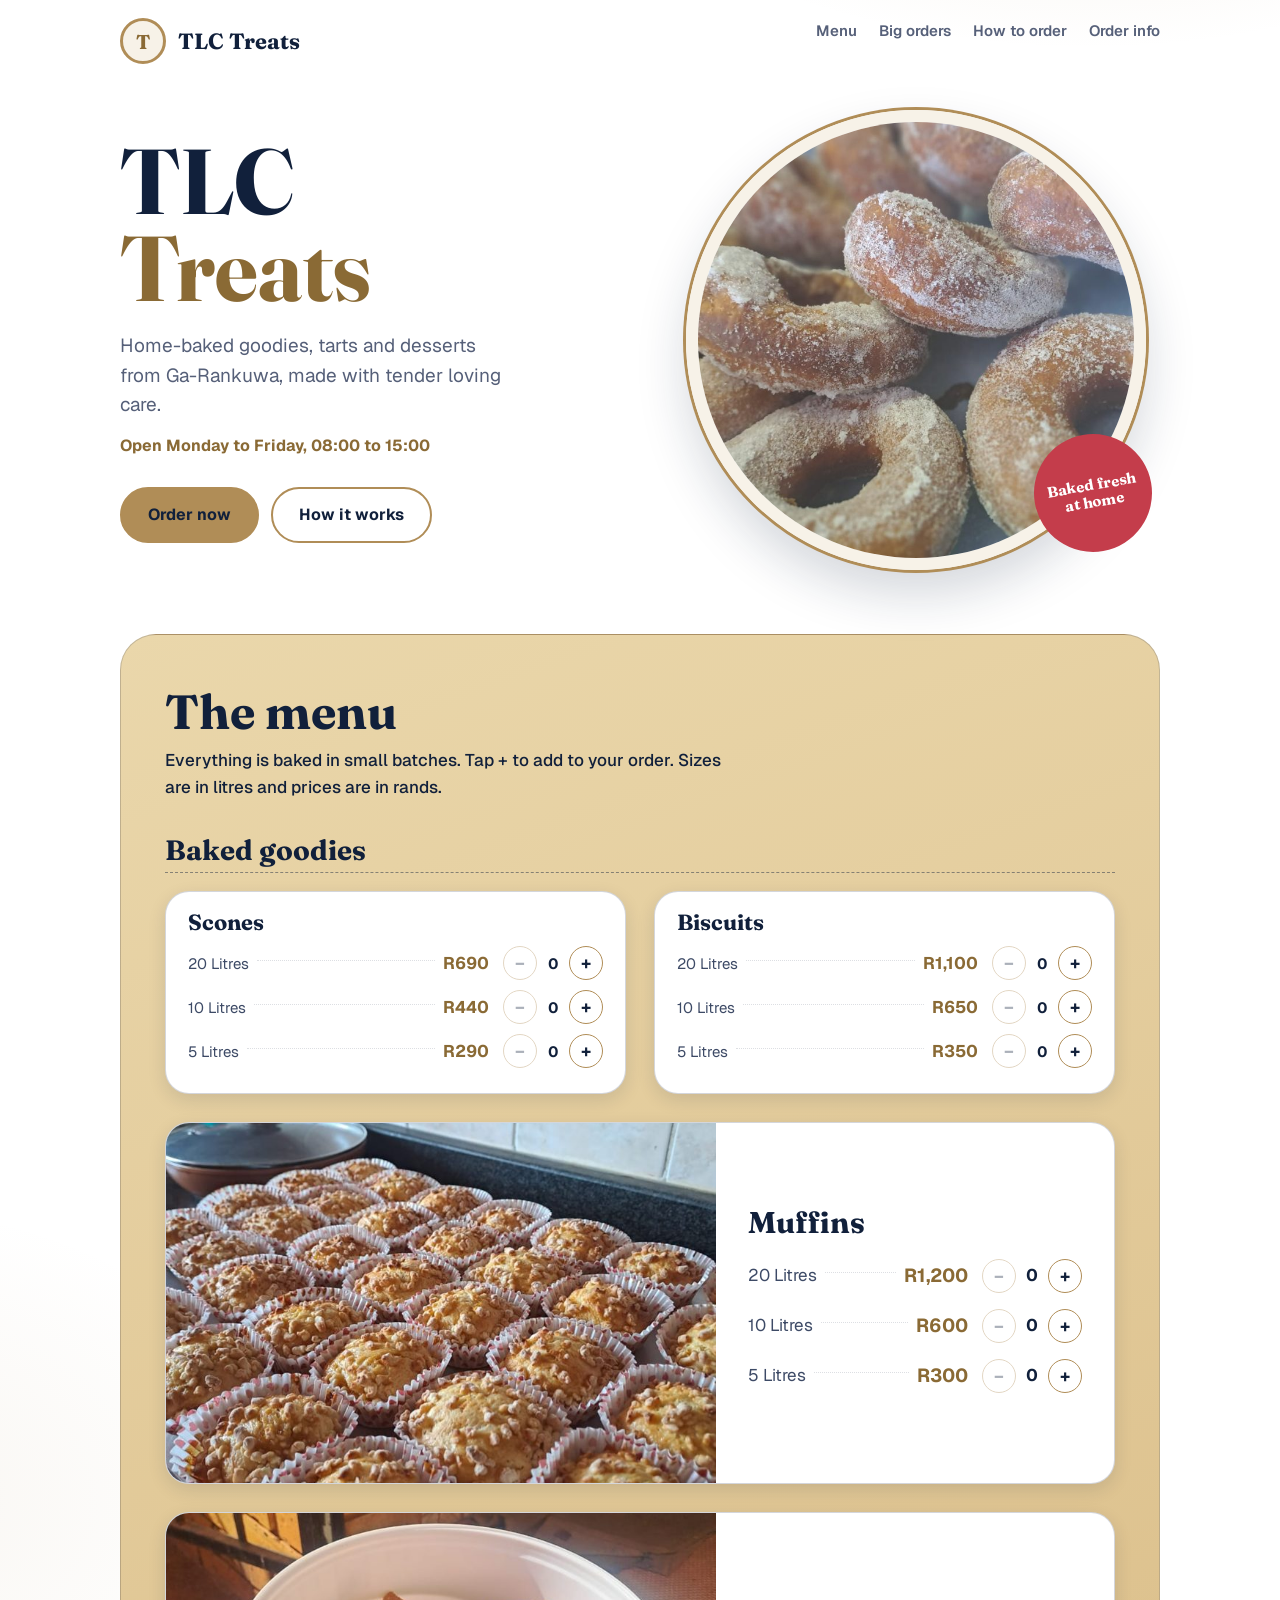
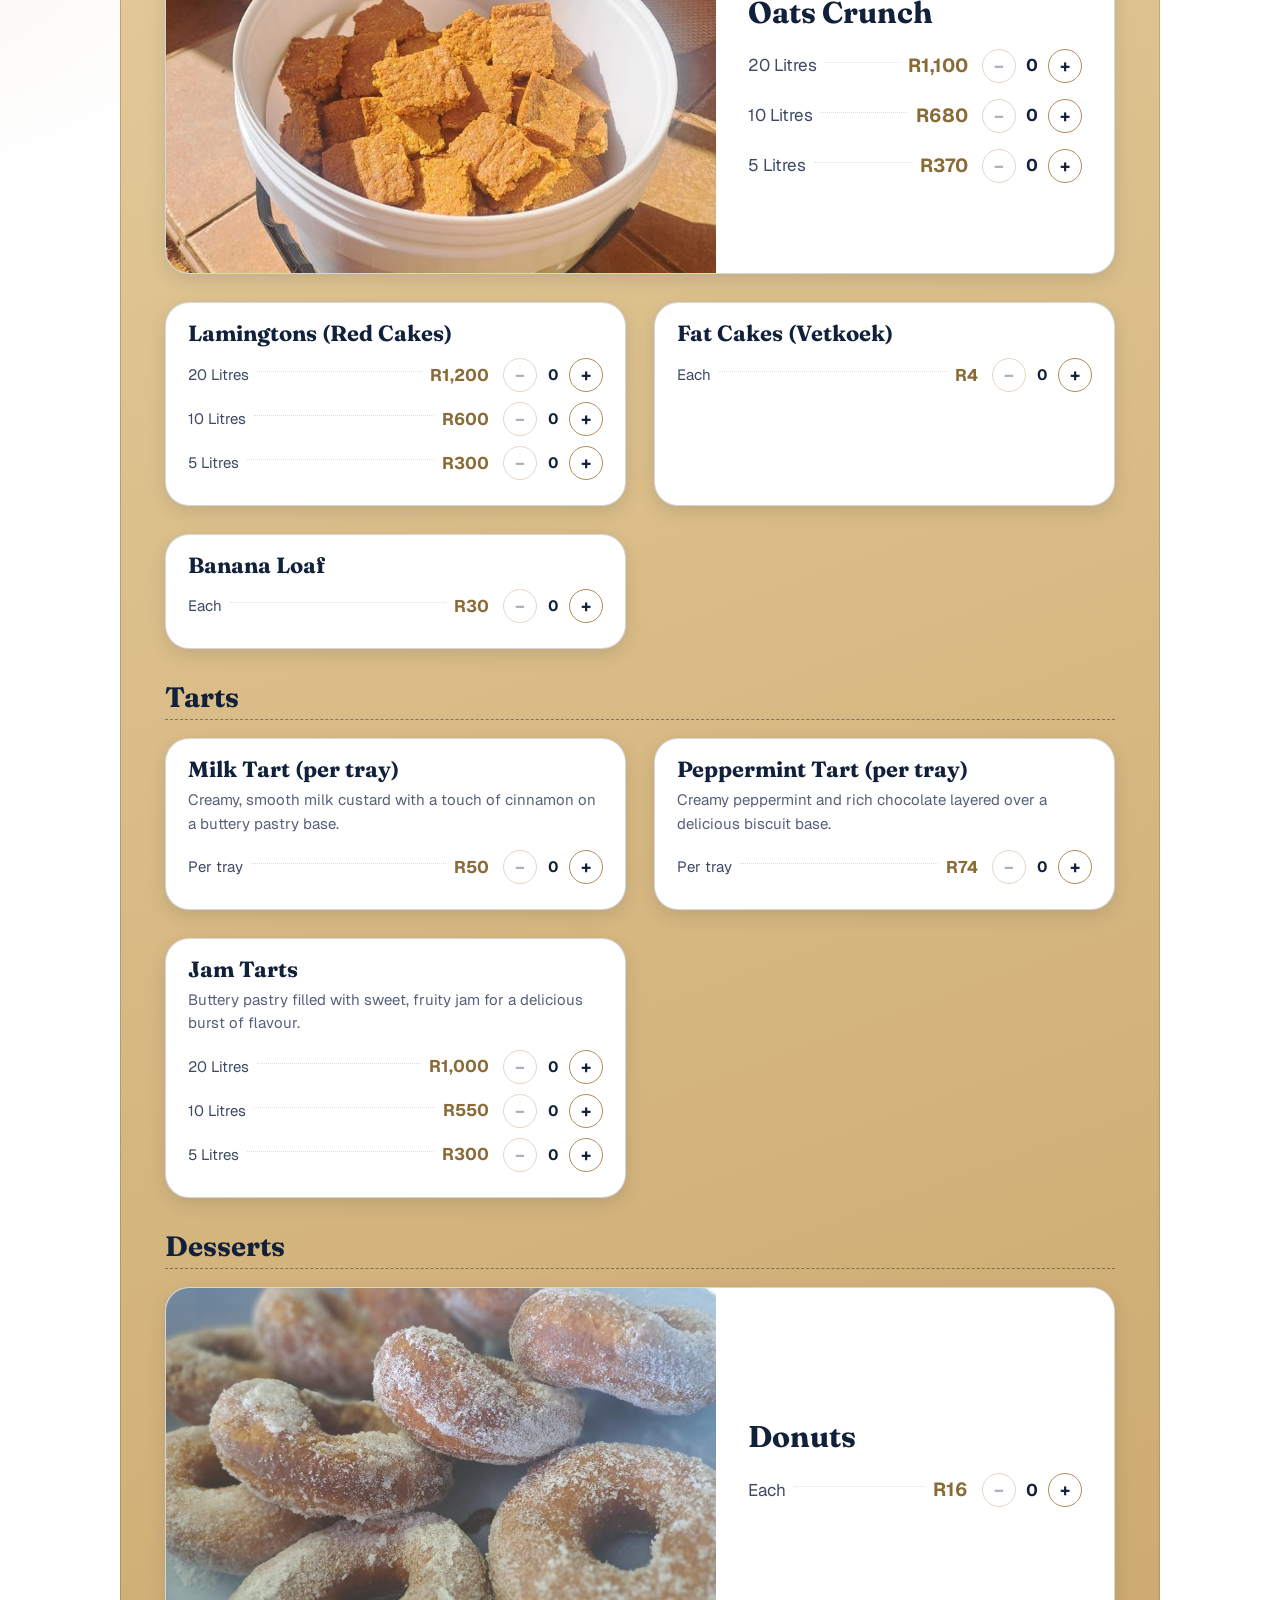
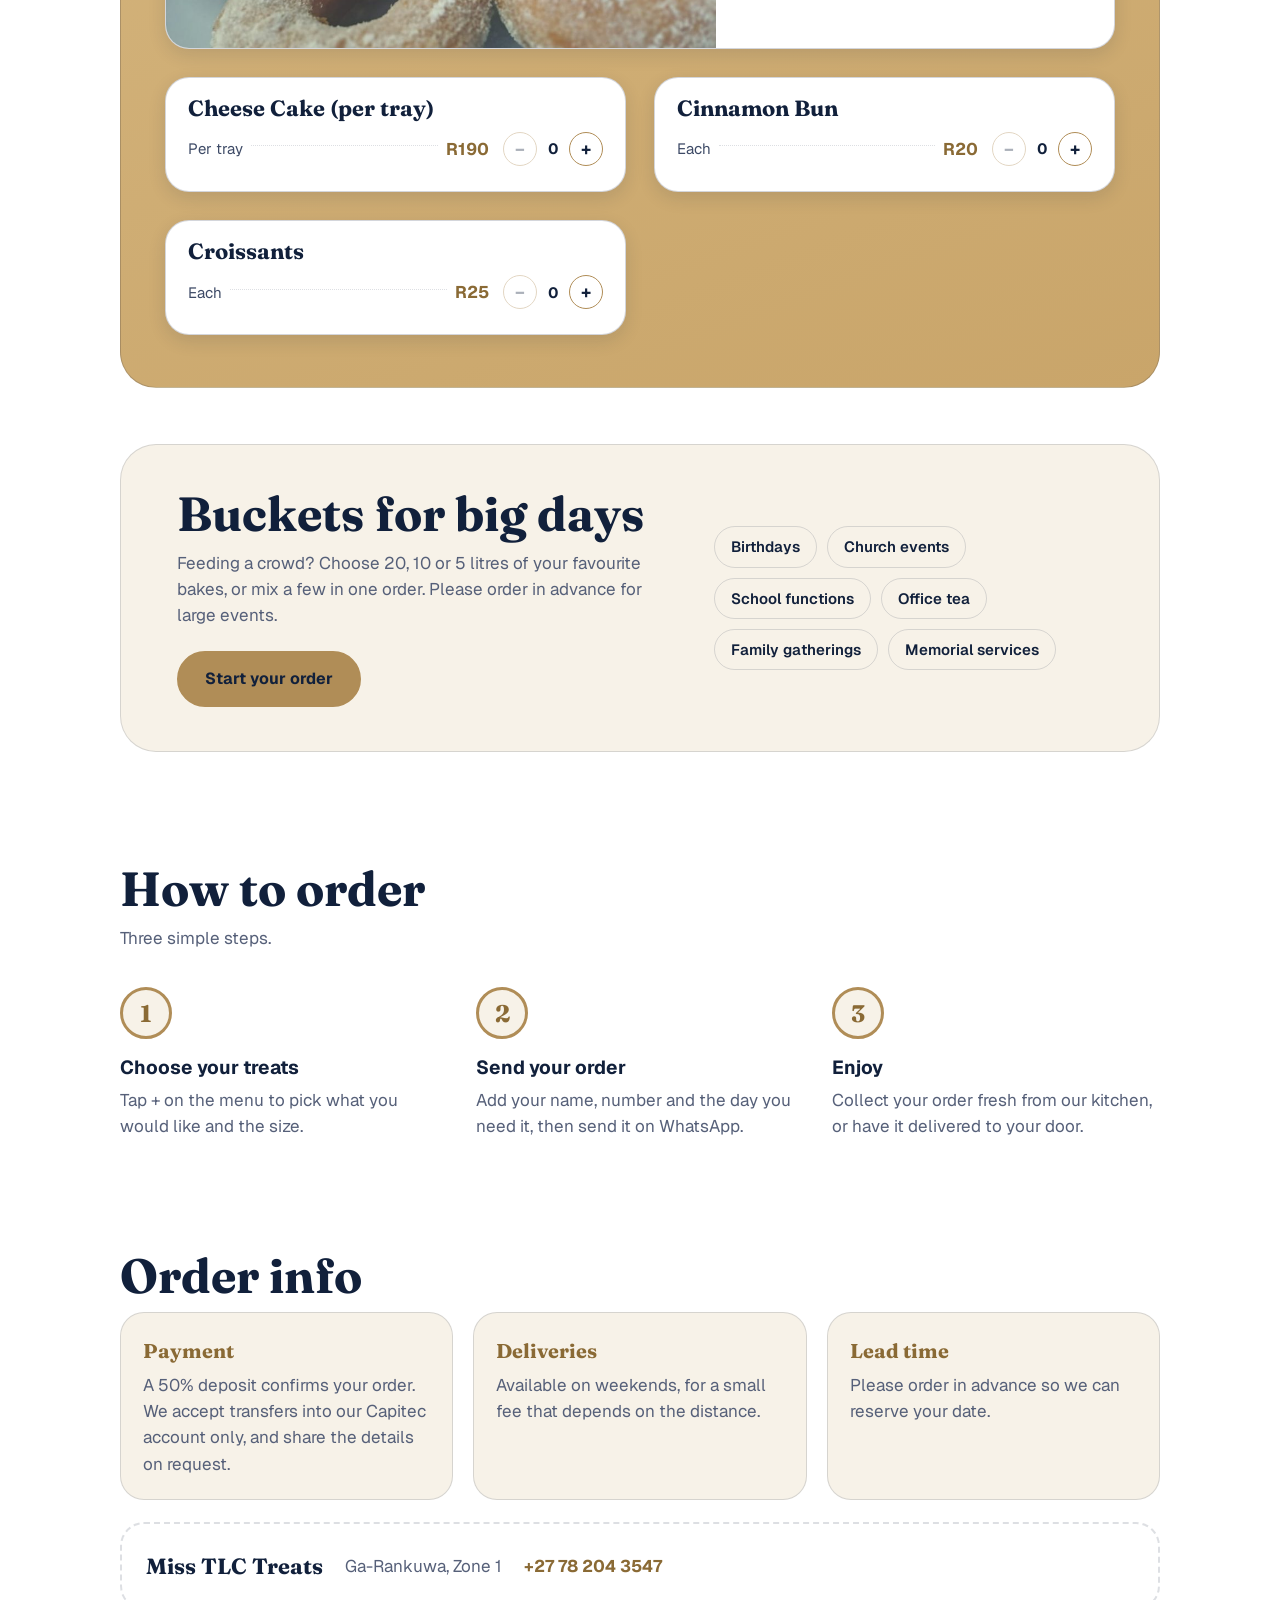
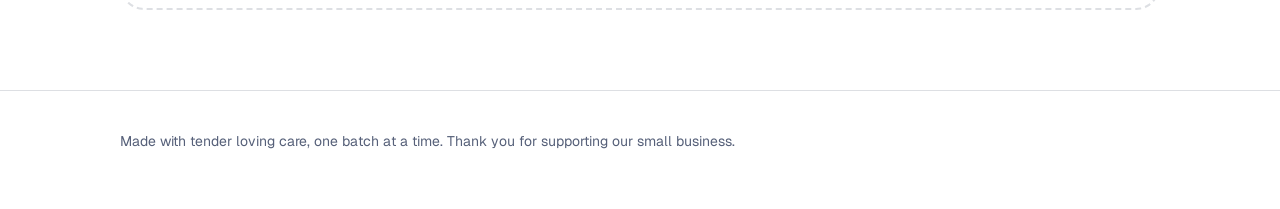
<file: index.html>
<!doctype html>
<html lang="en">
<head>
<meta charset="utf-8">
<meta name="viewport" content="width=device-width, initial-scale=1">
<meta name="robots" content="noindex, nofollow">
<title>TLC Treats | Home-baked goodies in Ga-Rankuwa</title>
<meta name="description" content="Order home-baked scones, muffins, tarts and desserts from TLC Treats in Ga-Rankuwa, Zone 1. Open Monday to Friday, 08:00 to 15:00.">
<link rel="manifest" href="manifest.json">
<meta name="theme-color" content="#b08d57">
<link rel="apple-touch-icon" href="img/icon-192.png">
<link rel="preconnect" href="https://fonts.googleapis.com">
<link rel="stylesheet" href="https://fonts.googleapis.com/css2?family=Fraunces:opsz,wght@9..144,600;9..144,700&family=Geist:wght@400;500;600;700&display=swap">
<style>
:root{
  --bg:#ffffff; --bg2:#f7f2e8; --ink:#11203b; --muted:#566079; --navy:#11203b;
  --gold:#b08d57; --gold2:#8a6a35; --red:#c43d4b;
  --glass:#ffffff; --line:rgba(17,32,59,.14);
  --veil:rgba(255,255,255,.72);
}
*,*::before,*::after{box-sizing:border-box}
html{background:var(--bg);scroll-behavior:smooth;scroll-padding-top:60px}
body{margin:0;font-family:Geist,system-ui,sans-serif;color:var(--ink);line-height:1.55;font-size:17px;
  background:radial-gradient(900px 500px at 85% -5%,rgba(176,141,87,.16),transparent 60%),
             radial-gradient(700px 500px at -10% 30%,rgba(176,141,87,.08),transparent 60%),var(--bg)}
img{max-width:100%;display:block}
a{color:inherit}
:focus-visible{outline:3px solid var(--gold2);outline-offset:3px;border-radius:6px}
.display{font-family:Fraunces,Georgia,serif;font-weight:700}
.wrap{max-width:1080px;margin:0 auto;padding:0 20px}

.demo-bar{position:sticky;top:0;z-index:9;background:var(--gold);color:var(--navy);font-size:14px;font-weight:600;padding:10px 20px;text-align:center}
.demo-bar span{font-weight:500}

nav{display:flex;align-items:center;justify-content:space-between;gap:16px;padding:18px 0}
.brand{display:flex;align-items:center;gap:12px;text-decoration:none}
.lid{width:46px;height:46px;border-radius:50%;background:var(--bg2);border:3px solid var(--gold);display:grid;place-items:center;font-size:20px;color:var(--gold2);flex:none}
.brand b{font-size:22px;line-height:1}
.navlinks{display:flex;gap:22px;font-weight:600;font-size:15px}
.navlinks a{text-decoration:none;color:var(--muted)}
.navlinks a:hover{color:var(--ink)}
@media(max-width:640px){.navlinks{display:none}}

.hero{display:grid;grid-template-columns:1.05fr 1fr;gap:40px;align-items:center;padding:28px 0 64px}
.hero h1{font-size:clamp(48px,8vw,92px);line-height:.95;margin:0 0 20px}
.hero h1 .line2{display:block;color:var(--gold2)}
.hero p{font-size:19px;color:var(--muted);max-width:30ch;margin:0 0 28px}
.hero p.hours{font-size:16px;font-weight:700;color:var(--gold2);margin:-14px 0 28px}
.btns{display:flex;flex-wrap:wrap;gap:12px}
.btn{font:inherit;font-weight:700;font-size:16px;border-radius:999px;padding:14px 26px;cursor:pointer;border:2px solid var(--gold);text-decoration:none;display:inline-flex;align-items:center;gap:8px;color:var(--ink);background:transparent}
.btn.solid{background:var(--gold);color:var(--navy)}
.btn.locked::before{content:"🔒";font-size:14px}
.bucket-photo{position:relative;justify-self:center;width:min(100%,460px);aspect-ratio:1}
.bucket-photo img{width:100%;height:100%;object-fit:cover;border-radius:50%;border:12px solid var(--bg2);box-shadow:0 0 0 3px var(--gold),0 24px 50px rgba(17,32,59,.18)}
.stamp{position:absolute;right:-6px;bottom:18px;background:var(--red);color:#fff;border-radius:50%;width:118px;height:118px;display:grid;place-items:center;text-align:center;font-size:15px;line-height:1.15;transform:rotate(-10deg);padding:10px}
@media(max-width:820px){.hero{grid-template-columns:1fr}.bucket-photo{width:min(100%,360px)}.stamp{width:96px;height:96px;font-size:13px}}

section{padding:56px 0}
h2{font-size:clamp(32px,5vw,48px);line-height:1.05;margin:0 0 10px}
.lead{color:var(--muted);max-width:52ch;margin:0 0 36px}
.cat{font-size:28px;line-height:1;margin:0 0 18px;color:var(--gold2)}
.coming{background:var(--glass);border:2px dashed var(--line);border-radius:28px;padding:28px 24px;color:var(--muted);max-width:620px}
.coming b{display:block;color:var(--ink);font-size:19px;margin-bottom:4px}

.menu{display:grid;grid-template-columns:repeat(2,1fr);gap:28px}
@media(max-width:760px){.menu{grid-template-columns:1fr}}
.item{background:var(--glass);border:1px solid var(--line);border-radius:28px;overflow:hidden;backdrop-filter:blur(14px);-webkit-backdrop-filter:blur(14px)}
.item img{width:100%;aspect-ratio:4/3;object-fit:cover}
.item .body{padding:22px 24px 24px;display:flex;flex-direction:column;gap:12px}
.item h3{font-size:28px;margin:0;line-height:1.05}
.item p{margin:0;color:var(--muted)}
.sizes{display:flex;flex-wrap:wrap;gap:8px;padding:0;margin:4px 0 0;list-style:none}
.sizes li{font-size:14px;font-weight:600;border:1.5px solid var(--line);border-radius:999px;padding:5px 12px}
.foot{display:flex;align-items:center;justify-content:space-between;gap:12px;padding-top:12px;border-top:1.5px dashed var(--line)}
.price{font-weight:700;color:var(--gold2)}
.add{font:inherit;font-weight:700;font-size:15px;background:var(--gold);color:var(--navy);border:0;border-radius:999px;padding:10px 18px;cursor:pointer}
.add::before{content:"🔒 ";font-size:12px}

.buckets{background:var(--bg2);border:1px solid var(--line);border-radius:36px;padding:44px clamp(24px,5vw,56px);display:grid;grid-template-columns:1.3fr 1fr;gap:32px;align-items:center}
.buckets p{color:var(--muted);margin:0 0 22px;max-width:44ch}
.buckets .btn{background:var(--gold);color:var(--navy)}
.occasions{display:flex;flex-wrap:wrap;gap:10px}
.occasions span{border:1.5px solid var(--line);border-radius:999px;padding:8px 16px;font-weight:600;font-size:15px}
@media(max-width:760px){.buckets{grid-template-columns:1fr}}

.steps{display:grid;grid-template-columns:repeat(3,1fr);gap:28px;counter-reset:s;padding:0;margin:0;list-style:none}
.steps li{counter-increment:s}
.steps li::before{content:counter(s);font-family:Fraunces,serif;font-weight:700;display:grid;place-items:center;width:52px;height:52px;border-radius:50%;background:var(--bg2);border:3px solid var(--gold);color:var(--gold2);font-size:24px;margin-bottom:14px}
.steps b{display:block;font-size:19px;margin-bottom:4px}
.steps span{color:var(--muted)}
@media(max-width:700px){.steps{grid-template-columns:1fr}}

.book{position:relative;border-radius:28px;overflow:hidden;border:1px solid var(--line);background:var(--glass)}
.table-scroll{overflow-x:auto}
.book table{width:100%;border-collapse:collapse;min-width:560px;filter:blur(3px);user-select:none}
.book th,.book td{text-align:left;padding:14px 20px;border-bottom:1px solid var(--line);font-size:15px}
.book th{color:var(--muted);font-weight:600}
.lock{position:absolute;inset:0;display:grid;place-items:center;background:var(--veil);padding:20px}
.lock>div{background:var(--bg2);border:1px solid var(--line);border-radius:22px;padding:24px 28px;max-width:360px;text-align:center}
.lock b{display:block;font-size:20px;margin-bottom:6px}
.lock p{margin:0;color:var(--muted);font-size:15px}

footer{padding:40px 0 56px;color:var(--muted);font-size:14px;border-top:1px solid var(--line);margin-top:24px}

dialog{border:1px solid var(--line);border-radius:28px;padding:30px;max-width:400px;width:calc(100% - 40px);background:var(--bg2);color:var(--ink)}
dialog::backdrop{background:var(--veil)}
dialog h3{font-size:28px;margin:0 0 10px;line-height:1.05}
dialog p{margin:0 0 22px;color:var(--muted)}
dialog[open]{animation:pop .22s ease-out}
@keyframes pop{from{transform:scale(.94);opacity:0}to{transform:none;opacity:1}}
@media(prefers-reduced-motion:reduce){html{scroll-behavior:auto}dialog[open]{animation:none}}

/* ---------- Phone friendly ---------- */
html{-webkit-text-size-adjust:100%}
.btn,.add,.navlinks a{min-height:44px}
.wrap{padding-left:max(20px,env(safe-area-inset-left));padding-right:max(20px,env(safe-area-inset-right))}
.demo-bar{padding-top:max(10px,env(safe-area-inset-top))}
footer{padding-bottom:max(56px,calc(env(safe-area-inset-bottom) + 24px))}
@media(max-width:640px){
  body{font-size:16px}
  .demo-bar{font-size:13px;padding:8px 14px}
  .demo-bar span{display:block}
  /* nav: brand on top, scrollable pill row below */
  nav{flex-direction:column;align-items:flex-start;gap:10px;padding:14px 0 6px}
  .navlinks{display:flex;gap:8px;width:100%;overflow-x:auto;padding-bottom:6px;scrollbar-width:none;-webkit-overflow-scrolling:touch}
  .navlinks::-webkit-scrollbar{display:none}
  .navlinks a{flex:none;display:inline-flex;align-items:center;border:1px solid var(--line);border-radius:999px;padding:0 16px;font-size:14px;color:var(--ink);background:var(--glass)}
  .hero{gap:28px;padding:12px 0 40px}
  .hero h1{font-size:clamp(44px,15vw,64px)}
  .hero p{font-size:17px;max-width:none}
  .hero p.hours{margin:-10px 0 22px}
  .btns{flex-direction:column}
  .btns .btn{width:100%;justify-content:center}
  .bucket-photo{width:min(86%,320px);border-radius:50%}
  .bucket-photo img{border-width:8px}
  section{padding:36px 0}
  .menu{gap:20px}
  .item .body{padding:18px 18px 20px}
  .item h3{font-size:24px}
  .foot{flex-direction:column;align-items:stretch;gap:10px}
  .foot .price{text-align:center}
  .add{width:100%;justify-content:center;padding:12px 18px}
  .buckets{padding:28px 20px;border-radius:28px}
  .buckets .btn{width:100%;justify-content:center}
  .coming{padding:22px 18px}
  .book th,.book td{padding:12px 14px;font-size:14px}
  .book table{min-width:520px}
  dialog{padding:24px}
  dialog .btn{width:100%;justify-content:center}
}

/* ---------- Price-list menu ---------- */
.menu{align-items:stretch}
.pitem{background:var(--glass);border:1px solid var(--line);border-radius:24px;overflow:hidden;display:flex;flex-direction:column}
.pitem img{width:100%;aspect-ratio:16/9;object-fit:cover}
.pbody{padding:18px 22px 20px}
.pbody h4{font-size:22px;margin:0 0 6px;line-height:1.15}
.pbody p{margin:0 0 10px;color:var(--muted);font-size:15px}
.prices{list-style:none;margin:6px 0 0;padding:0}
.prices li{display:flex;align-items:baseline;gap:8px;padding:5px 0;font-size:15px}
.prices li span{color:var(--muted)}
.prices li i{flex:1;border-bottom:1.5px dotted var(--line);transform:translateY(-3px)}
.prices li b{color:var(--gold2);font-size:17px}
.cat{margin-top:34px}
.order-note{margin:28px 0 0;text-align:center}
.infogrid{display:grid;grid-template-columns:repeat(3,1fr);gap:20px}
.infocard{background:var(--bg2);border:1px solid var(--line);border-radius:24px;padding:22px}
.infocard b{display:block;font-size:20px;margin-bottom:6px;color:var(--gold2)}
.infocard p{margin:0;color:var(--muted)}
.contact{margin-top:22px;display:flex;flex-wrap:wrap;gap:8px 22px;align-items:center;border:2px dashed var(--line);border-radius:24px;padding:20px 24px}
.contact b{font-size:22px}
.contact span{color:var(--muted)}
.contact a{font-weight:700;color:var(--gold2);text-decoration:none;display:inline-flex;align-items:center;min-height:44px}
@media(max-width:760px){.infogrid{grid-template-columns:1fr}}
@media(max-width:640px){.order-note .btn{width:100%;justify-content:center}.contact{flex-direction:column;align-items:flex-start}.pbody{padding:16px 18px 18px}}

/* ---------- Menu board (faded doughnut background, like her printed menu) ---------- */
.sr{position:absolute;width:1px;height:1px;overflow:hidden;clip:rect(0 0 0 0)}
.feat{display:grid;grid-template-columns:repeat(3,1fr);gap:22px;margin-bottom:12px}
.fcard{background:var(--glass);border:1px solid var(--line);border-radius:24px;overflow:hidden}
.fcard img{width:100%;aspect-ratio:4/3;object-fit:cover}
.fbody{padding:16px 20px 20px;display:flex;flex-direction:column;gap:6px;align-items:flex-start}
.fbody h3{font-size:24px;margin:0;line-height:1.1}
.fprice{margin:0 0 6px;font-weight:700;color:var(--gold2)}
.board{position:relative;border-radius:28px;overflow:hidden;padding:clamp(22px,4vw,44px);border:1px solid var(--line);
  background:linear-gradient(rgba(255,255,255,.80),rgba(255,255,255,.80)),url(img/sugar-doughnuts.jpg) center/cover no-repeat}
.bcols{display:grid;grid-template-columns:1fr 1fr;gap:clamp(24px,5vw,56px)}
.bh{font-family:Geist,sans-serif;font-weight:700;text-transform:uppercase;letter-spacing:.32em;font-size:15px;color:#b5524a;margin:0 0 12px;padding-bottom:12px;border-bottom:1.5px dashed rgba(17,32,59,.4)}
.bnote{margin:0 0 6px;font-size:13px;font-weight:700;color:var(--muted);text-transform:uppercase;letter-spacing:.12em}
.bt{width:100%;border-collapse:collapse}
.bt th,.bt td{padding:10px 0;text-align:right;font-size:15px;border-bottom:1.5px dashed rgba(17,32,59,.3)}
.bt thead th{font-size:12px;color:var(--muted);font-weight:600;padding:4px 0 6px;letter-spacing:.04em}
.bt tbody th{text-align:left;font-weight:700;color:var(--navy);padding-right:8px}
.bt td{font-weight:600;color:var(--navy)}
.bl{list-style:none;margin:0;padding:0}
.bl>li{display:flex;justify-content:space-between;gap:12px;padding:10px 0;border-bottom:1.5px dashed rgba(17,32,59,.3);font-weight:700;color:var(--navy)}
.bl>li b{white-space:nowrap}
.tl>li{display:block}
.tn{display:flex;justify-content:space-between;gap:12px}
.tn small{font-weight:500;color:var(--muted)}
.tl p{margin:4px 0 0;font-weight:400;font-size:14.5px;color:#2d3a55}
.contact .phone{font-weight:700;color:var(--gold2)}
@media(max-width:820px){.feat{grid-template-columns:1fr}.bcols{grid-template-columns:1fr}}
@media(max-width:640px){.board{padding:20px 16px}.bt th,.bt td{font-size:14px}.bh{letter-spacing:.22em}.fbody .add{width:100%;justify-content:center}}

/* ---------- Menu in parts, photo beside each item ---------- */
.menu{align-items:stretch}
.pitem.has-img{flex-direction:row}
.pitem.has-img img{width:42%;aspect-ratio:auto;height:auto;min-height:150px;object-fit:cover;flex:none}
.pitem.has-img .pbody{flex:1;min-width:0;align-self:center}
@media(max-width:640px){
  .pitem.has-img{flex-direction:column}
  .pitem.has-img img{width:100%;aspect-ratio:16/9;min-height:0}
}

/* ---------- Bigger photos, menu squeezed beside them ---------- */
.menu .pitem.has-img{grid-column:1/-1}
.pitem.has-img img{width:62%;min-height:320px}
.pitem.has-img .pbody{padding:16px 22px}
@media(max-width:900px){.pitem.has-img img{width:55%;min-height:260px}}
@media(max-width:640px){.pitem.has-img img{width:100%;min-height:0;aspect-ratio:4/3}}

/* ---------- tidy: capped photo height, roomier text beside it ---------- */
.pitem.has-img img{width:58%;height:360px;min-height:0;aspect-ratio:auto;object-position:center}
.pitem.has-img .pbody{padding:24px 32px}
.pitem.has-img .pbody h4{font-size:30px;margin-bottom:10px}
.pitem.has-img .prices li{font-size:17px;padding:8px 0}
.pitem.has-img .prices li b{font-size:19px}
@media(max-width:900px){.pitem.has-img img{width:52%;height:300px}.pitem.has-img .pbody{padding:18px 20px}.pitem.has-img .pbody h4{font-size:26px}}
@media(max-width:640px){
  .pitem.has-img img{width:100%;height:auto;aspect-ratio:4/3}
  .pitem.has-img .pbody{align-self:stretch;padding:16px 18px 18px}
  .pitem.has-img .pbody h4{font-size:24px}
  .pitem.has-img .prices li{font-size:15px;padding:5px 0}
  .pitem.has-img .prices li b{font-size:17px}
}

[hidden]{display:none!important}
/* ---------- Ordering ---------- */
.prices li{align-items:center}
.qty{display:inline-flex;align-items:center;gap:4px;margin-left:6px;flex:none}
.qty button{width:34px;height:34px;border-radius:50%;border:1.5px solid var(--gold);background:#fff;color:var(--navy);font:700 18px/1 Geist,sans-serif;cursor:pointer;padding:0}
.qty button:active{background:var(--gold);color:#fff}
.qty button[disabled]{opacity:.35;cursor:default}
.qty output{min-width:24px;text-align:center;font-weight:700;color:var(--navy)}
.pitem.has-qty{border-color:var(--gold);box-shadow:0 0 0 1px var(--gold) inset}
#cartbar{position:fixed;left:0;right:0;bottom:0;z-index:20;padding:10px max(16px,env(safe-area-inset-left)) max(10px,env(safe-area-inset-bottom));
  background:rgba(255,255,255,.96);backdrop-filter:blur(10px);border-top:1px solid var(--line);display:none}
#cartbar.show{display:block}
#cartbar .in{max-width:1080px;margin:0 auto;display:flex;align-items:center;justify-content:space-between;gap:12px}
#cartbar .sum{font-weight:700;color:var(--navy)}#cartbar .sum small{display:block;font-weight:500;color:var(--muted)}
body.has-cart{padding-bottom:84px}
dialog.big{max-width:560px;max-height:92vh;overflow:auto;padding:26px}
dialog h3.display{font-size:26px}
.lines{list-style:none;margin:0 0 12px;padding:0}
.lines li{display:flex;justify-content:space-between;gap:12px;padding:8px 0;border-bottom:1.5px dashed var(--line);font-size:15px}
.lines li span small{display:block;color:var(--muted)}
.totals{display:grid;gap:4px;margin:0 0 18px;font-weight:600}
.totals div{display:flex;justify-content:space-between}
.totals .dep{color:var(--gold2)}
form.co{display:grid;gap:14px}
form.co label{display:grid;gap:5px;font-weight:600;font-size:14px;color:var(--navy)}
form.co input,form.co textarea,form.co select{font:inherit;font-size:16px;padding:12px;border:1.5px solid var(--line);border-radius:12px;background:#fff;color:var(--navy);width:100%}
form.co input:focus,form.co textarea:focus{outline:3px solid var(--gold2);outline-offset:1px}
fieldset{border:0;margin:0;padding:0;display:grid;gap:8px}
legend{font-weight:700;font-size:14px;margin-bottom:6px;color:var(--navy);padding:0}
.choice{display:flex;gap:12px;align-items:flex-start;border:1.5px solid var(--line);border-radius:14px;padding:12px 14px;cursor:pointer;font-weight:600}
.choice input{width:20px;height:20px;margin-top:2px;accent-color:#8a6a35;flex:none}
.choice small{display:block;font-weight:400;color:var(--muted)}
.choice:has(input:checked){border-color:var(--gold);background:var(--bg2)}
.err{color:#b3261e;font-weight:600;margin:0;font-size:14px}
.hint{color:var(--muted);font-size:13px;margin:0}
.dlgbtns{display:grid;gap:10px;margin-top:6px}
.dlgbtns .btn{justify-content:center;width:100%}
.btn.wa{background:#1f8f4a;border-color:#1f8f4a;color:#fff}
.btn.ghost{background:transparent}
.ordno{font-family:Fraunces,serif;font-size:28px;color:var(--gold2);margin:4px 0 10px}
.note{background:var(--bg2);border-radius:14px;padding:12px 14px;font-size:14px;color:var(--navy);margin:0 0 14px}
.warn{background:#fff4e5;color:#7a4b00}
.contact a{color:var(--gold2);font-weight:700;text-decoration:none;display:inline-flex;align-items:center;min-height:44px}
@media(max-width:640px){.qty button{width:38px;height:38px}.prices li{flex-wrap:wrap}.prices li i{display:none}.prices li span{flex:1}}

/* ---------- Gold menu / price list background ---------- */
#menu{border-radius:36px;padding:clamp(26px,5vw,52px) clamp(16px,4vw,44px);
  background:linear-gradient(160deg,#ead7ab 0%,#d9bb85 55%,#c9a56a 100%);border:1px solid rgba(17,32,59,.18)}
#menu h2,#menu .cat,#menu .lead{color:var(--navy)}
#menu .lead{font-weight:500}
#menu .cat{border-bottom:1.5px dashed rgba(17,32,59,.45);padding-bottom:8px}
#menu .pitem{background:#fff;border-color:rgba(17,32,59,.18);box-shadow:0 6px 18px rgba(17,32,59,.12)}
#menu .pitem.has-qty{border-color:var(--navy);box-shadow:0 0 0 2px var(--navy) inset,0 6px 18px rgba(17,32,59,.12)}
#menu .prices li span{color:#3d4a66}
@media(max-width:640px){#menu{border-radius:26px;padding:24px 12px}}
</style>
</head>
<body>

<div class="wrap">
  <nav>
    <a class="brand" href="#top" aria-label="TLC Treats, home">
      <span class="lid display" aria-hidden="true">T</span>
      <b class="display">TLC Treats</b>
    </a>
    <div class="navlinks">
      <a href="#menu">Menu</a>
      <a href="#buckets">Big orders</a>
      <a href="#how">How to order</a>
      <a href="#info">Order info</a>
    </div>
  </nav>

  <header class="hero" id="top">
    <div>
      <h1 class="display">TLC<span class="line2">Treats</span></h1>
      <p>Home-baked goodies, tarts and desserts from Ga-Rankuwa, made with tender loving care.</p>
      <p class="hours">Open Monday to Friday, 08:00 to 15:00</p>
      <div class="btns">
        <a class="btn solid" href="#menu">Order now</a>
        <a class="btn" href="#how">How it works</a>
      </div>
    </div>
    <div class="bucket-photo">
      <img src="img/sugar-doughnuts.jpg" alt="A plate of sugar-coated donuts">
      <div class="stamp display">Baked fresh at home</div>
    </div>
  </header>
</div>

<main class="wrap">
  <section id="menu">
    <h2 class="display">The menu</h2>
    <p class="lead">Everything is baked in small batches. Tap + to add to your order. Sizes are in litres and prices are in rands.</p>
    <div id="menu-root" aria-live="polite"></div>
  </section>

  <section id="buckets">
    <div class="buckets">
      <div>
        <h2 class="display">Buckets for big days</h2>
        <p>Feeding a crowd? Choose 20, 10 or 5 litres of your favourite bakes, or mix a few in one order. Please order in advance for large events.</p>
        <a class="btn solid" href="#menu">Start your order</a>
      </div>
      <div class="occasions" aria-label="Popular occasions">
        <span>Birthdays</span><span>Church events</span><span>School functions</span><span>Office tea</span><span>Family gatherings</span><span>Memorial services</span>
      </div>
    </div>
  </section>

  <section id="how">
    <h2 class="display">How to order</h2>
    <p class="lead">Three simple steps.</p>
    <ol class="steps">
      <li><b>Choose your treats</b><span>Tap + on the menu to pick what you would like and the size.</span></li>
      <li><b>Send your order</b><span>Add your name, number and the day you need it, then send it on WhatsApp.</span></li>
      <li><b>Enjoy</b><span>Collect your order fresh from our kitchen, or have it delivered to your door.</span></li>
    </ol>
  </section>

  <section id="info">
    <h2 class="display">Order info</h2>
    <div class="infogrid">
      <div class="infocard"><b class="display">Payment</b><p id="pay-info">A 50% deposit confirms your order. We accept transfers into our Capitec account only, and share the details on request.</p></div>
      <div class="infocard"><b class="display">Deliveries</b><p>Available on weekends, for a small fee that depends on the distance.</p></div>
      <div class="infocard"><b class="display">Lead time</b><p>Please order in advance so we can reserve your date.</p></div>
    </div>
    <div class="contact"><b class="display">Miss TLC Treats</b><span>Ga-Rankuwa, Zone 1</span><a href="tel:+27782043547">+27 78 204 3547</a></div>
  </section>
</main>

<footer>
  <div class="wrap">
    Made with tender loving care, one batch at a time. Thank you for supporting our small business.
  </div>
</footer>

<div id="cartbar" role="region" aria-label="Your order">
  <div class="in">
    <div class="sum"><span id="cart-count">0 items</span><small id="cart-total">R0</small></div>
    <button class="btn solid" id="open-checkout" type="button">Review order</button>
  </div>
</div>

<dialog id="checkout" class="big" aria-labelledby="co-title">
  <h3 class="display" id="co-title">Your order</h3>
  <ul class="lines" id="co-lines"></ul>
  <div class="totals">
    <div><span>Total</span><span id="co-total"></span></div>
    <div class="dep"><span>Deposit to confirm (<span id="co-pct"></span>%)</span><span id="co-dep"></span></div>
  </div>
  <form class="co" id="co-form" novalidate>
    <label>Your name<input id="f-name" autocomplete="name" required maxlength="80"></label>
    <label>Phone / WhatsApp number<input id="f-phone" type="tel" inputmode="tel" autocomplete="tel" required maxlength="20" placeholder="e.g. 078 123 4567"></label>
    <fieldset>
      <legend>How would you like to receive it?</legend>
      <label class="choice"><input type="radio" name="method" value="collect" checked><span>Collect from our kitchen<small>Monday to Friday, 08:00 to 15:00, Ga-Rankuwa Zone 1</small></span></label>
      <label class="choice"><input type="radio" name="method" value="deliver"><span>Delivery<small>Weekends only, for a fee based on distance</small></span></label>
    </fieldset>
    <label id="addr-wrap" hidden>Delivery address<textarea id="f-addr" rows="2" maxlength="200"></textarea></label>
    <label>Date needed<input id="f-date" type="date" required></label>
    <p class="hint" id="date-hint"></p>
    <label>Notes (optional)<textarea id="f-notes" rows="2" maxlength="300" placeholder="Allergies, message on a cake, anything we should know"></textarea></label>
    <fieldset>
      <legend>How will you pay the deposit?</legend>
      <label class="choice"><input type="radio" name="pay" value="eft" checked><span>Bank transfer (Capitec)<small>We will send our banking details on WhatsApp</small></span></label>
      <label class="choice" id="pay-card" hidden><input type="radio" name="pay" value="card"><span>Card payment (PayFast)<small>Pay your deposit securely online after you order</small></span></label>
    </fieldset>
    <p class="err" id="co-err" role="alert" hidden></p>
    <div class="dlgbtns">
      <button class="btn solid" type="submit" id="co-submit">Place my order</button>
      <button class="btn" type="button" id="co-close">Keep browsing</button>
    </div>
  </form>
</dialog>

<dialog id="done" class="big" aria-labelledby="dn-title">
  <h3 class="display" id="dn-title">Thank you, one last step</h3>
  <p class="ordno" id="dn-no"></p>
  <p class="note" id="dn-msg"></p>
  <div class="dlgbtns">
    <a class="btn wa" id="dn-wa" target="_blank" rel="noopener">Send my order on WhatsApp</a>
    <form id="pf-form" method="post" hidden></form>
    <button class="btn solid" id="dn-pay" type="button" hidden>Pay deposit by card</button>
    <button class="btn" id="dn-close" type="button">Done</button>
  </div>
</dialog>

<script src="menu.js"></script>
<script src="db.js"></script>
<script src="app.js"></script>
</body>
</html>
</file>
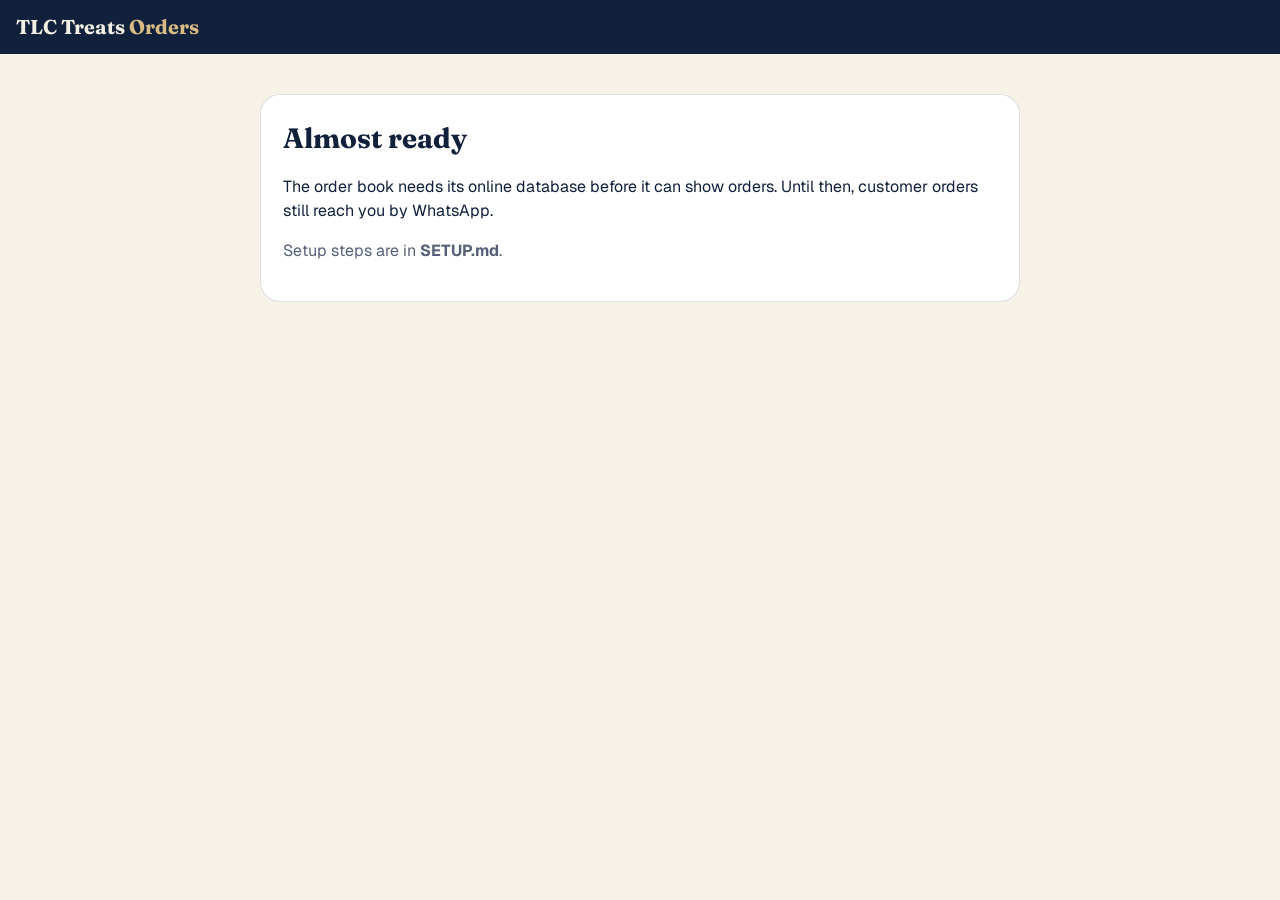
<file: admin/index.html>
<!doctype html>
<html lang="en">
<head>
<meta charset="utf-8">
<meta name="viewport" content="width=device-width, initial-scale=1, viewport-fit=cover">
<meta name="robots" content="noindex, nofollow">
<title>TLC Treats Orders</title>
<link rel="manifest" href="manifest.json">
<meta name="theme-color" content="#11203b">
<link rel="apple-touch-icon" href="../img/icon-192.png">
<link rel="stylesheet" href="https://fonts.googleapis.com/css2?family=Fraunces:opsz,wght@9..144,600;9..144,700&family=Geist:wght@400;500;600;700&display=swap">
<link rel="stylesheet" href="admin.css">
</head>
<body>
<header class="top"><b class="display">TLC Treats <span>Orders</span></b><button id="logout" class="link" hidden>Sign out</button></header>

<main id="screen-setup" hidden class="card center">
  <h1 class="display">Almost ready</h1>
  <p>The order book needs its online database before it can show orders. Until then, customer orders still reach you by WhatsApp.</p>
  <p class="muted">Setup steps are in <b>SETUP.md</b>.</p>
</main>

<main id="screen-login" hidden class="card center">
  <h1 class="display">Welcome back</h1>
  <p class="muted">Sign in to see your orders.</p>
  <form id="login" class="stack">
    <label>Email<input id="l-email" type="email" autocomplete="username" required></label>
    <label>Password<input id="l-pass" type="password" autocomplete="current-password" required></label>
    <p class="err" id="l-err" hidden role="alert"></p>
    <button class="btn" type="submit">Sign in</button>
  </form>
</main>

<main id="screen-app" hidden>
  <p class="demo" id="demo" hidden>Test mode: orders are stored in this browser only.</p>
  <nav class="tabs" id="tabs" aria-label="Order views"></nav>
  <div id="list"></div>
</main>

<script src="../menu.js"></script>
<script src="../db.js"></script>
<script src="admin.js"></script>
</body>
</html>
</file>
<file: admin/admin.css>
:root{--bg:#f7f2e8;--card:#fff;--navy:#11203b;--muted:#566079;--gold:#b08d57;--gold2:#8a6a35;--line:rgba(17,32,59,.14);--green:#1f8f4a;--red:#b3261e}
*{box-sizing:border-box}
body{margin:0;background:var(--bg);color:var(--navy);font:16px/1.5 Geist,system-ui,sans-serif;padding-bottom:env(safe-area-inset-bottom)}
.display{font-family:Fraunces,Georgia,serif;font-weight:700}
.top{position:sticky;top:0;z-index:5;background:var(--navy);color:#f4efe4;display:flex;justify-content:space-between;align-items:center;padding:calc(12px + env(safe-area-inset-top)) 16px 12px}
.top b{font-size:20px}.top span{color:#d9bb85}
.link{background:none;border:0;color:#d9bb85;font:inherit;font-weight:600;cursor:pointer;min-height:44px}
main{max-width:760px;margin:0 auto;padding:16px}
.card{background:var(--card);border:1px solid var(--line);border-radius:20px;padding:22px}
.center{margin-top:40px}.center h1{margin:0 0 8px;font-size:28px}
.muted{color:var(--muted)}
.stack{display:grid;gap:14px}.stack label{display:grid;gap:5px;font-weight:600;font-size:14px}
input,select{font:inherit;font-size:16px;padding:12px;border:1.5px solid var(--line);border-radius:12px;width:100%;color:var(--navy);background:#fff}
.btn{background:var(--gold);color:var(--navy);border:0;border-radius:999px;padding:12px 20px;font:700 16px Geist,sans-serif;cursor:pointer;min-height:46px}
.btn.alt{background:transparent;border:1.5px solid var(--gold);color:var(--navy)}
.btn.danger{background:transparent;border:1.5px solid var(--red);color:var(--red)}
.err{color:var(--red);font-weight:600;margin:0}
.demo{background:#fff4e5;color:#7a4b00;padding:8px 12px;border-radius:12px;margin:0 0 12px;font-size:14px}
.tabs{display:flex;gap:8px;overflow-x:auto;padding-bottom:10px;margin-bottom:6px;scrollbar-width:none}
.tabs::-webkit-scrollbar{display:none}
.tab{flex:none;border:1.5px solid var(--line);background:#fff;border-radius:999px;padding:0 16px;min-height:44px;font:600 15px Geist,sans-serif;color:var(--navy);cursor:pointer}
.tab[aria-selected="true"]{background:var(--navy);color:#fff;border-color:var(--navy)}
.tab em{font-style:normal;margin-left:6px;background:var(--gold);color:var(--navy);border-radius:999px;padding:1px 8px;font-size:13px}
.order{background:var(--card);border:1px solid var(--line);border-radius:20px;padding:16px;margin:0 0 14px}
.order.fresh{border-color:var(--gold);box-shadow:0 0 0 2px rgba(176,141,87,.35)}
.row{display:flex;justify-content:space-between;gap:10px;align-items:flex-start}
.no{font-family:Fraunces,serif;font-weight:700;font-size:19px}
.badge{font-size:12px;font-weight:700;border-radius:999px;padding:3px 10px;background:var(--bg);color:var(--gold2);white-space:nowrap;text-transform:uppercase;letter-spacing:.04em}
.badge.new{background:var(--gold);color:var(--navy)}
.due{font-weight:700;color:var(--gold2);margin:2px 0 8px}
.items{list-style:none;margin:8px 0;padding:0}
.items li{display:flex;justify-content:space-between;gap:10px;padding:6px 0;border-bottom:1.5px dashed var(--line)}
.items small{color:var(--muted);display:block}
.tot{display:flex;justify-content:space-between;font-weight:700;margin:6px 0}
.notes{background:var(--bg);border-radius:12px;padding:8px 12px;margin:8px 0;font-size:14px}
.acts{display:flex;flex-wrap:wrap;gap:8px;margin-top:10px}
.acts a.btn{text-decoration:none;display:inline-flex;align-items:center}
.payrow{display:flex;gap:8px;align-items:center;margin-top:8px}.payrow select{width:auto;flex:1}
.day{margin:18px 0 8px;font:700 20px Fraunces,serif}
.empty{text-align:center;color:var(--muted);padding:40px 12px}

[hidden]{display:none!important}
.chips{display:flex;gap:8px;overflow-x:auto;padding-bottom:10px;scrollbar-width:none}.chips::-webkit-scrollbar{display:none}
.tiles{display:grid;grid-template-columns:repeat(2,1fr);gap:10px;margin:6px 0 12px}
.tile{background:var(--card);border:1px solid var(--line);border-radius:16px;padding:12px 14px}
.tile span{display:block;color:var(--muted);font-size:13px;font-weight:600}.tile b{font:700 22px Fraunces,serif;color:var(--navy)}
.fav{list-style:none;margin:0;padding:0}.fav li{padding:10px 0;border-bottom:1.5px dashed var(--line)}.fav li:last-child{border:0}
.favtop{display:flex;justify-content:space-between;gap:10px;font-weight:600}
.bar{height:10px;border-radius:99px;background:var(--bg);margin:6px 0;overflow:hidden}.bar i{display:block;height:100%;background:var(--gold);border-radius:99px}
.favsub,.small{font-size:13px}
.ci{margin:10px 0 2px;font-size:16px}
.day.small{font-size:17px}
.costrow{display:grid;grid-template-columns:1fr 110px;gap:4px 10px;align-items:center;padding:6px 0}
.costrow small{display:block;color:var(--muted)}.costrow .mg{grid-column:1/-1;color:var(--gold2);font-weight:600;font-size:13px;min-height:1px}
.ok{color:var(--green);font-weight:600;text-align:center}
.sr{position:absolute;width:1px;height:1px;overflow:hidden;clip:rect(0 0 0 0)}
@media(min-width:600px){.tiles{grid-template-columns:repeat(4,1fr)}}
</file>
